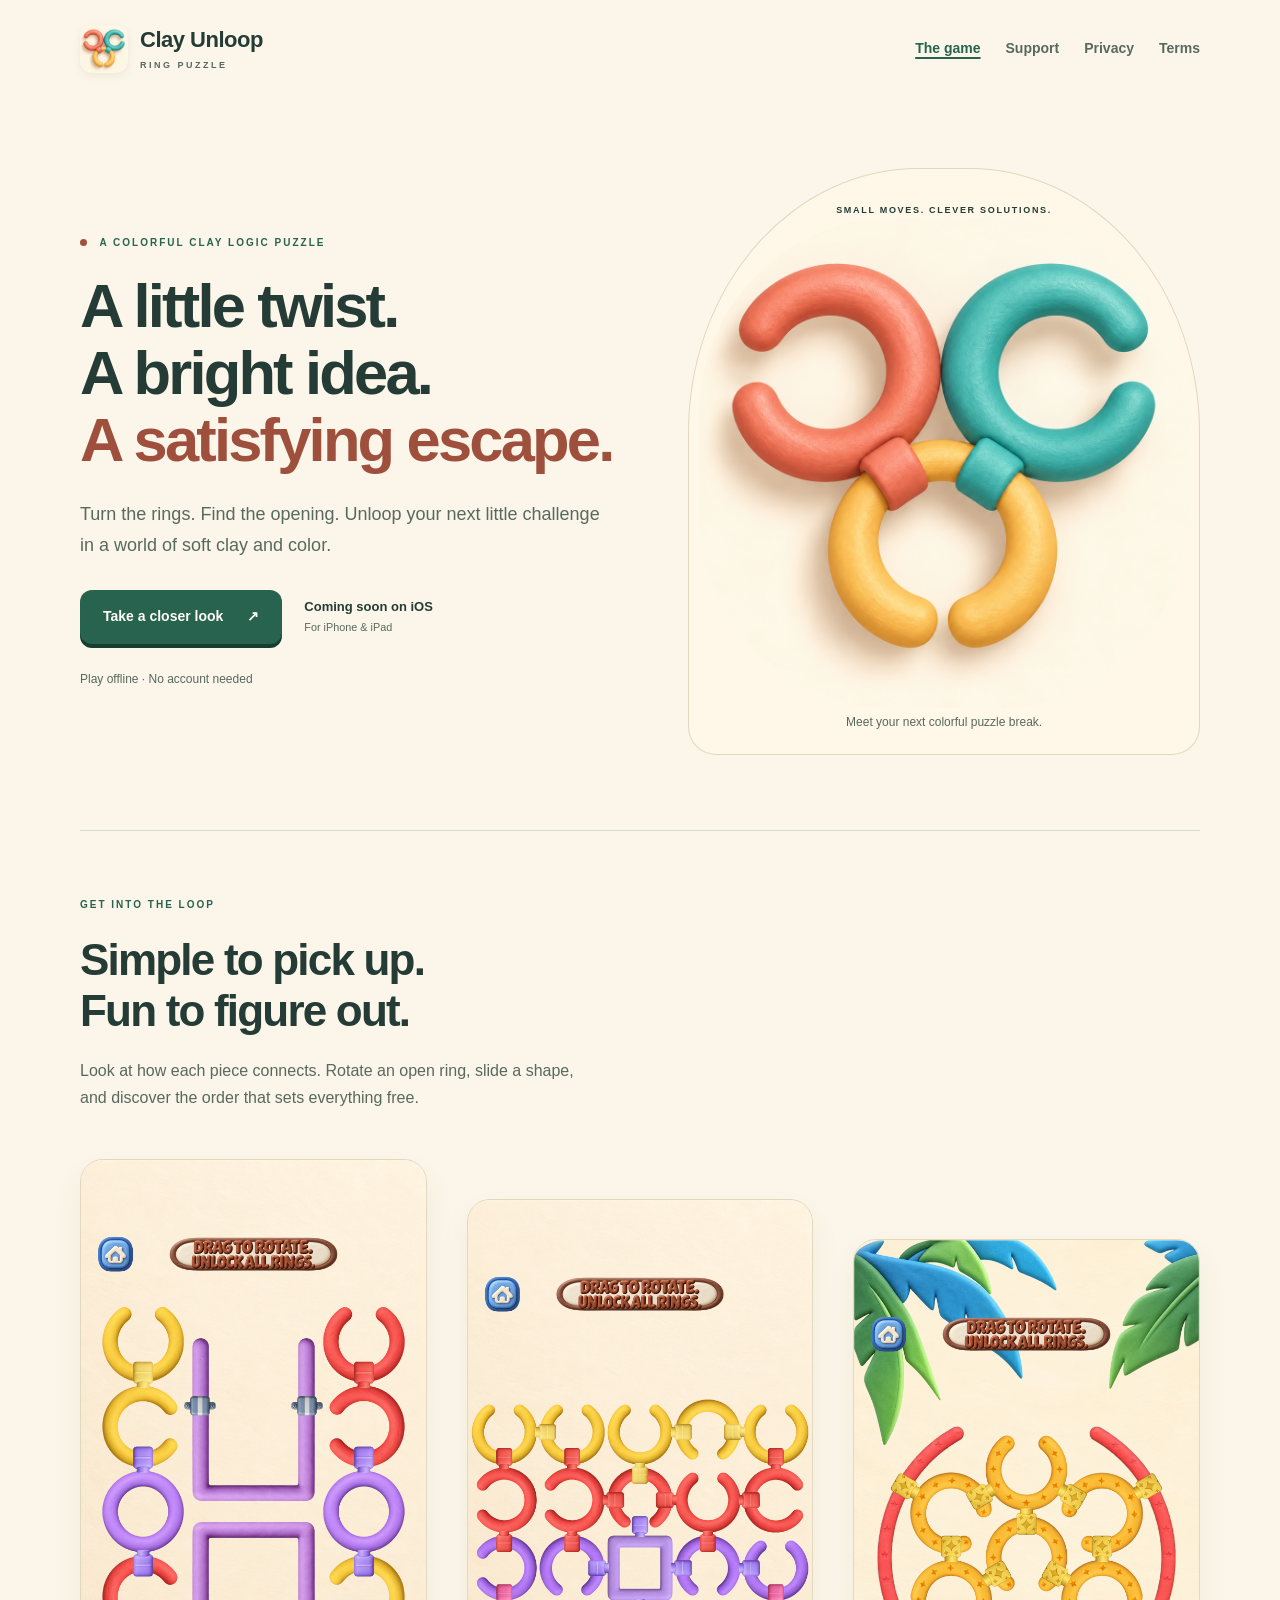
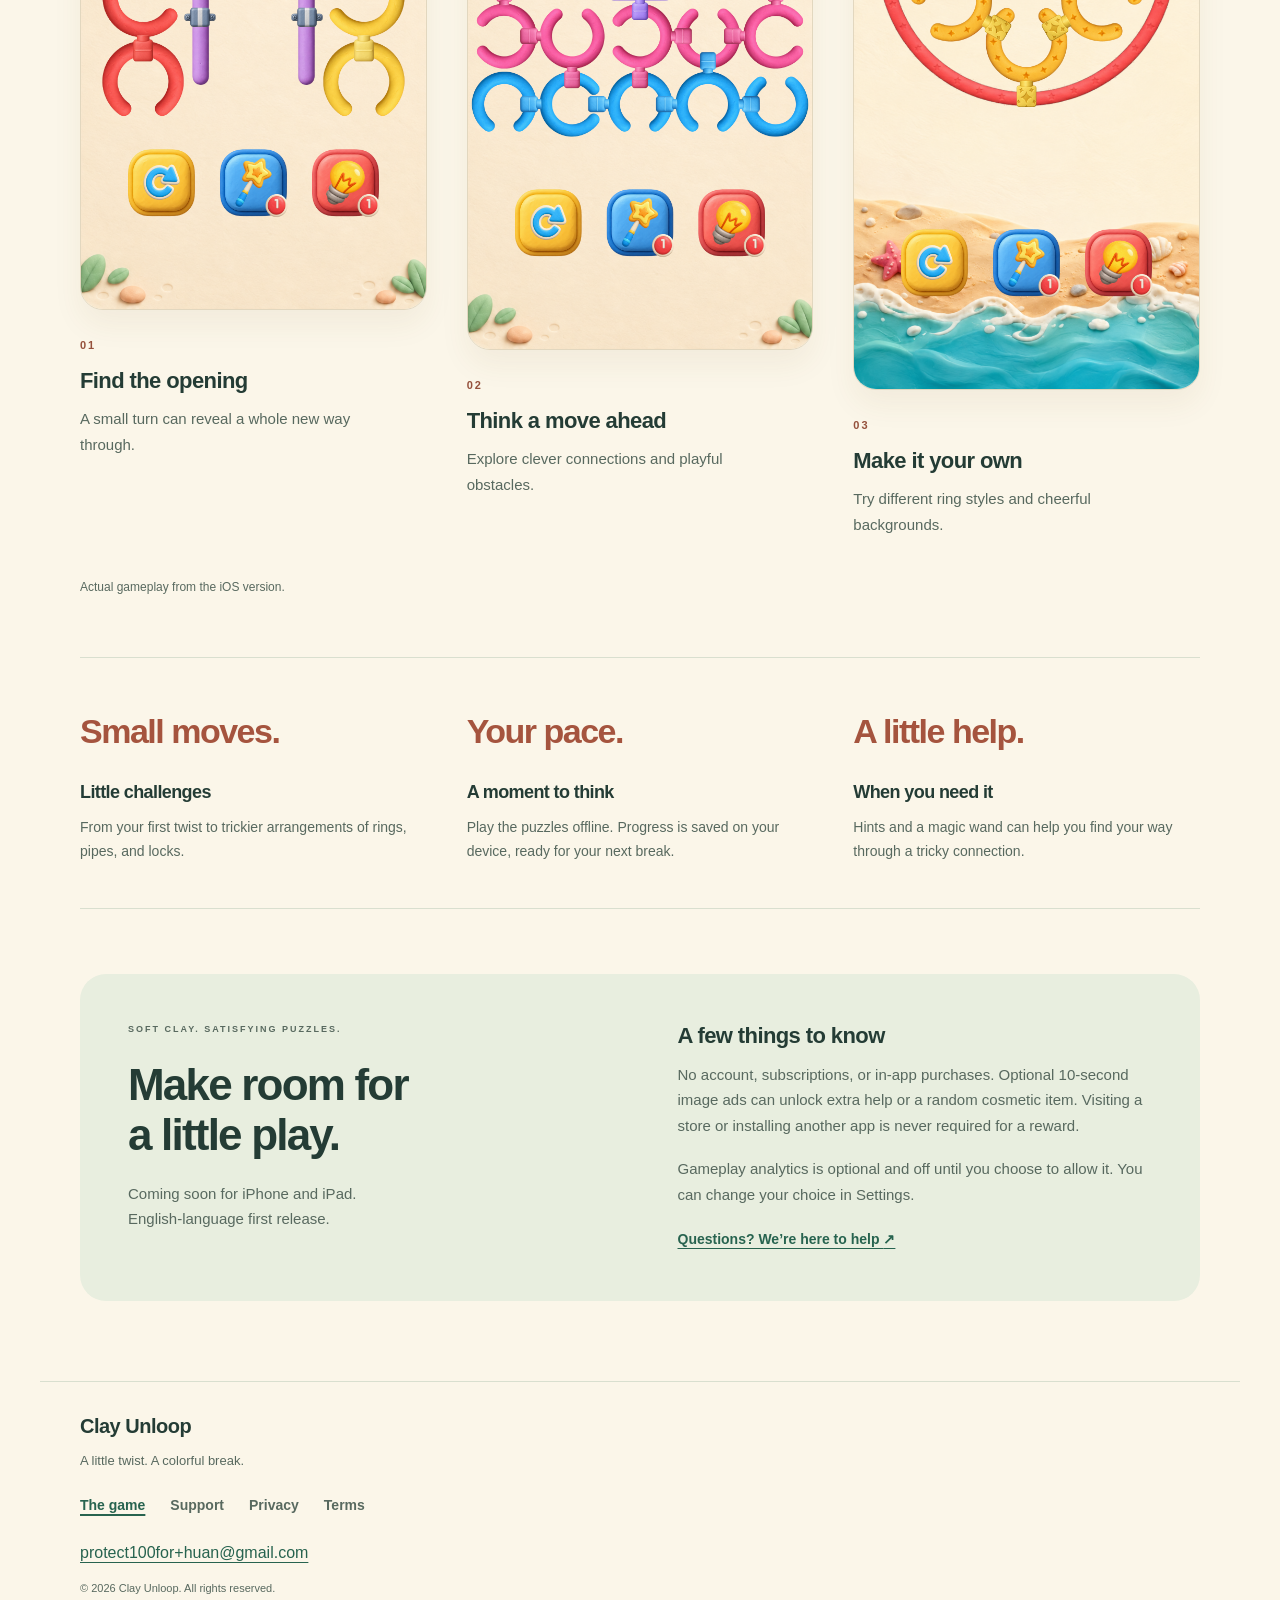
<file: index.html>
<!doctype html>
<html lang="en"><head><meta charset="utf-8"><meta name="viewport" content="width=device-width, initial-scale=1">
<title>Clay Unloop: Ring Puzzle — A colorful puzzle break</title><meta name="description" content="Rotate rings, slide shapes, and unloop colorful clay puzzles. Coming soon for iPhone and iPad.">
<meta name="theme-color" content="#fbf6e9"><meta name="color-scheme" content="light">
<link rel="canonical" href="https://busride.github.io/clay-unloop/">
<meta property="og:type" content="website"><meta property="og:title" content="Clay Unloop: Ring Puzzle — A colorful puzzle break">
<meta property="og:description" content="Rotate rings, slide shapes, and unloop colorful clay puzzles. Coming soon for iPhone and iPad."><meta property="og:image" content="https://busride.github.io/clay-unloop/app-icon.png">
<meta property="og:url" content="https://busride.github.io/clay-unloop/">
<link rel="icon" type="image/png" href="app-icon.png"><link rel="apple-touch-icon" href="app-icon.png"><link rel="stylesheet" href="styles.css">
</head><body><a class="skip" href="#main">Skip to content</a>
<header class="site-header wrap"><a class="brand" href="index.html"><img src="app-icon.png" width="48" height="48" alt=""><span>Clay Unloop<span class="brand-sub">RING PUZZLE</span></span></a><nav aria-label="Main navigation"><a href="index.html" aria-current="page">The game</a><a href="support.html">Support</a><a href="privacy.html">Privacy</a><a href="terms.html">Terms</a></nav></header>
<main id="main" class="wrap"><section class="hero" aria-labelledby="hero-title"><div class="hero-copy"><p class="eyebrow"><span class="dot"></span> A COLORFUL CLAY LOGIC PUZZLE</p><h1 id="hero-title">A little twist.<br>A bright idea.<br><em>A satisfying escape.</em></h1><p class="lead">Turn the rings. Find the opening. Unloop your next little challenge in a world of soft clay and color.</p><div class="hero-actions"><a class="button" href="#gameplay">Take a closer look <span aria-hidden="true">↗</span></a><span class="availability">Coming soon on iOS<br><small>For iPhone &amp; iPad</small></span></div><p class="hero-note">Play offline · No account needed</p></div><figure class="hero-art"><div class="art-label">SMALL MOVES. CLEVER SOLUTIONS.</div><img src="app-icon.png" width="1024" height="1024" alt="Coral, teal, and honey-yellow clay rings linked together" fetchpriority="high"><figcaption>Meet your next colorful puzzle break.</figcaption></figure></section>
<section class="intro" id="gameplay"><p class="eyebrow">GET INTO THE LOOP</p><h2>Simple to pick up.<br>Fun to figure out.</h2><p>Look at how each piece connects. Rotate an open ring, slide a shape, and discover the order that sets everything free.</p></section>
<section class="gallery" aria-label="Real gameplay screenshots"><figure><a href="rings.png" aria-label="View full-size colorful ring puzzle screenshot"><img src="rings.png" width="1320" height="2868" alt="Colorful linked rings and sliding purple rails in a Clay Unloop puzzle" loading="lazy" decoding="async"></a><figcaption><span class="step">01</span><h3>Find the opening</h3><p>A small turn can reveal a whole new way through.</p></figcaption></figure><figure><a href="connections.png" aria-label="View full-size connected grid puzzle screenshot"><img src="connections.png" width="1320" height="2868" alt="A later Clay Unloop puzzle with a colorful arrangement of connected shapes" loading="lazy" decoding="async"></a><figcaption><span class="step">02</span><h3>Think a move ahead</h3><p>Explore clever connections and playful obstacles.</p></figcaption></figure><figure><a href="your-style.png" aria-label="View full-size star-style puzzle screenshot"><img src="your-style.png" width="1320" height="2868" alt="Star-patterned ring pieces on a beach-themed game background" loading="lazy" decoding="async"></a><figcaption><span class="step">03</span><h3>Make it your own</h3><p>Try different ring styles and cheerful backgrounds.</p></figcaption></figure></section>
<p class="gallery-note">Actual gameplay from the iOS version.</p>
<section class="features" aria-label="Game features"><div><span class="feature-word">Small moves.</span><h3>Little challenges</h3><p>From your first twist to trickier arrangements of rings, pipes, and locks.</p></div><div><span class="feature-word">Your pace.</span><h3>A moment to think</h3><p>Play the puzzles offline. Progress is saved on your device, ready for your next break.</p></div><div><span class="feature-word">A little help.</span><h3>When you need it</h3><p>Hints and a magic wand can help you find your way through a tricky connection.</p></div></section>
<section class="closing"><div><p class="eyebrow">SOFT CLAY. SATISFYING PUZZLES.</p><h2>Make room for<br>a little play.</h2><p>Coming soon for iPhone and iPad.<br>English-language first release.</p></div><div class="details"><h3>A few things to know</h3><p>No account, subscriptions, or in-app purchases. Optional 10-second image ads can unlock extra help or a random cosmetic item. Visiting a store or installing another app is never required for a reward.</p><p>Gameplay analytics is optional and off until you choose to allow it. You can change your choice in Settings.</p><a class="text-link" href="support.html">Questions? We’re here to help <span aria-hidden="true">↗</span></a></div></section></main>
<footer class="wrap"><a class="brand footer-brand" href="index.html">Clay Unloop</a><p>A little twist. A colorful break.</p><nav aria-label="Footer navigation"><a href="index.html" aria-current="page">The game</a><a href="support.html">Support</a><a href="privacy.html">Privacy</a><a href="terms.html">Terms</a></nav><a class="email" href="mailto:protect100for+huan@gmail.com">protect100for+huan@gmail.com</a><p class="fine">© 2026 Clay Unloop. All rights reserved.</p></footer>
</body></html>
</file>
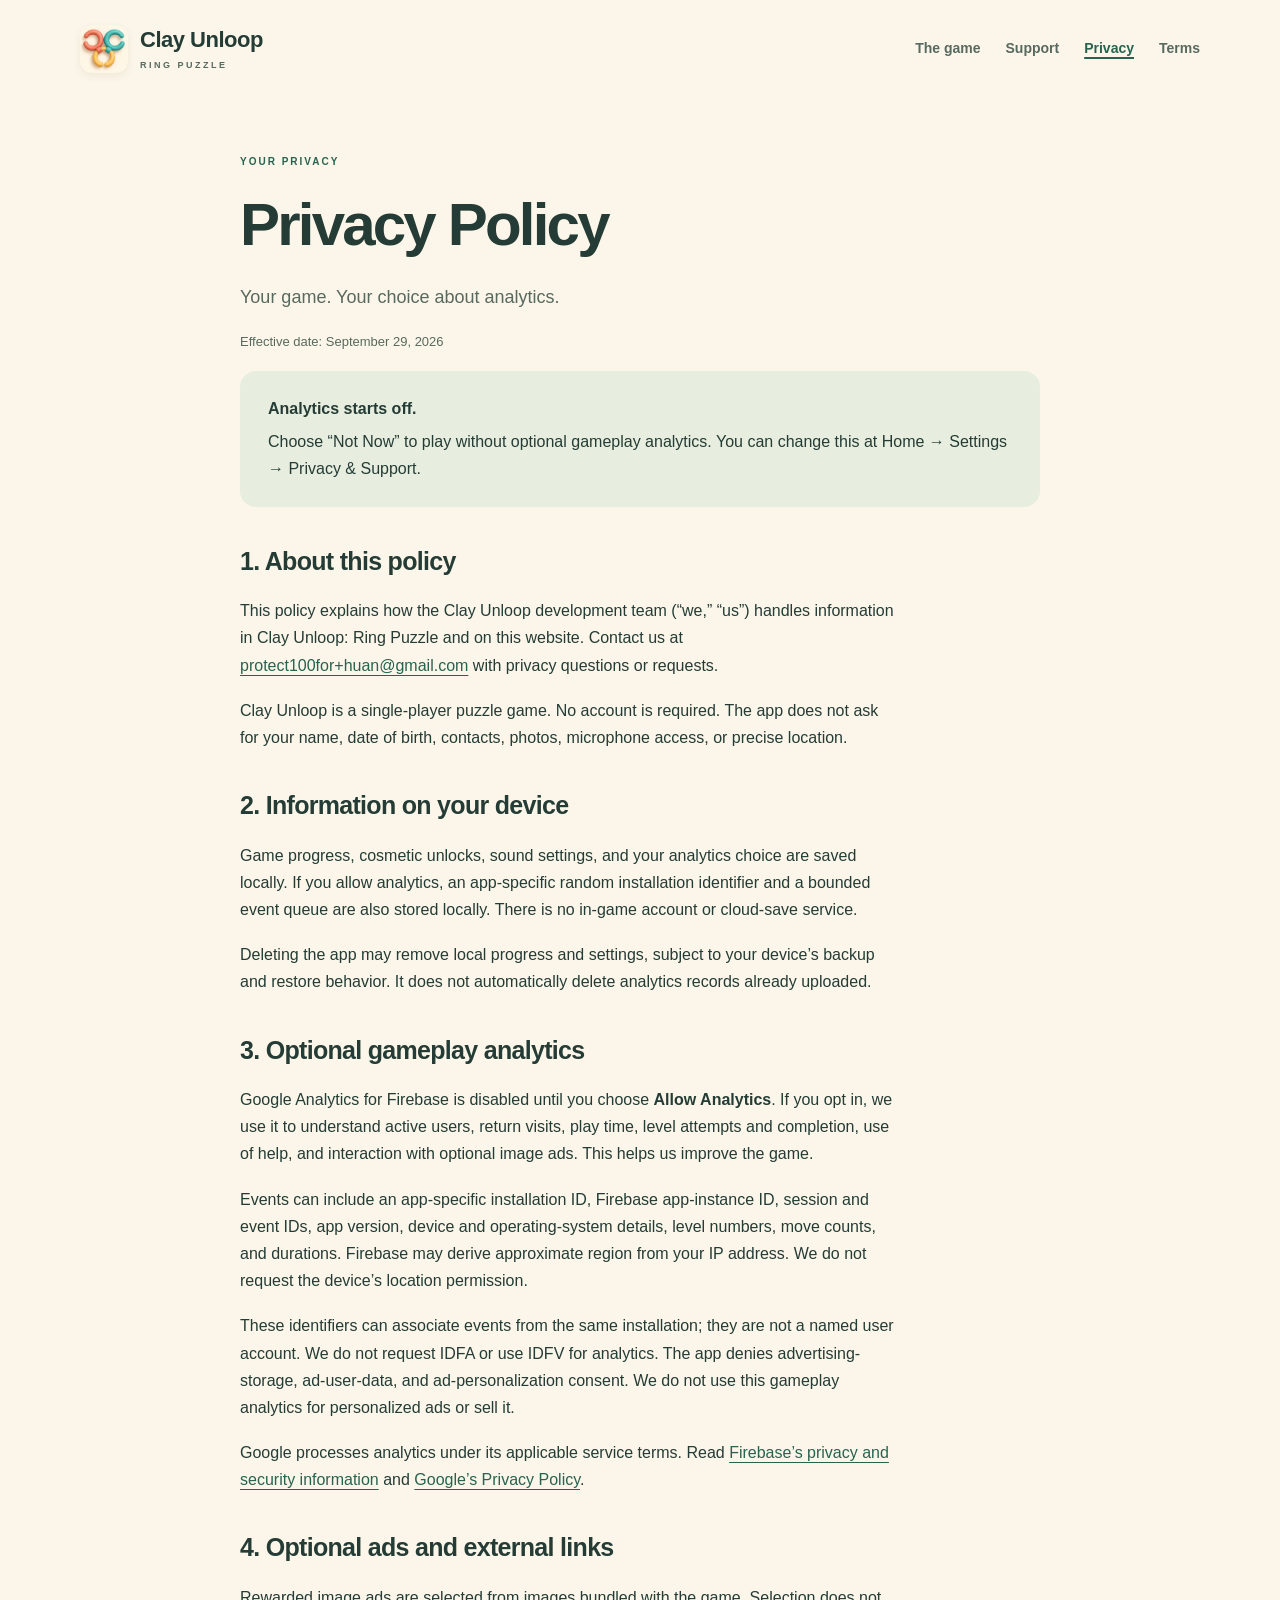
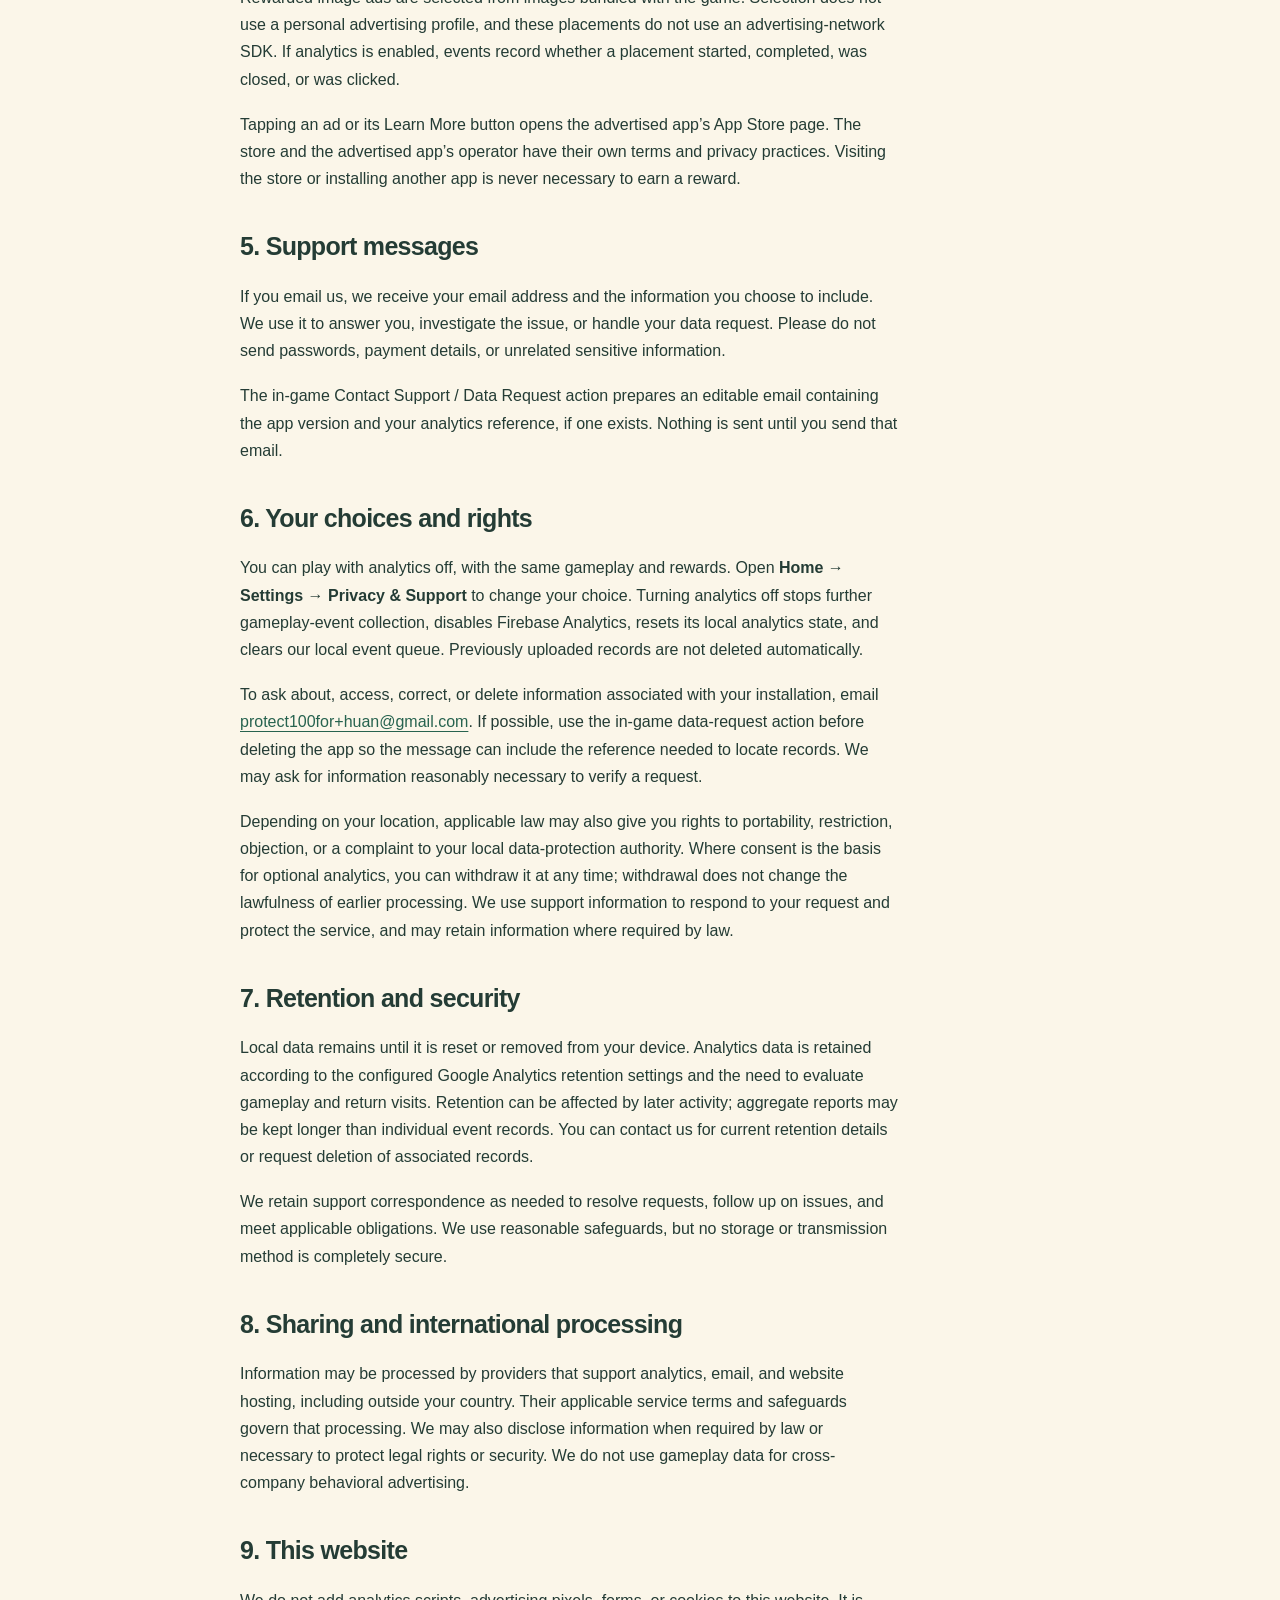
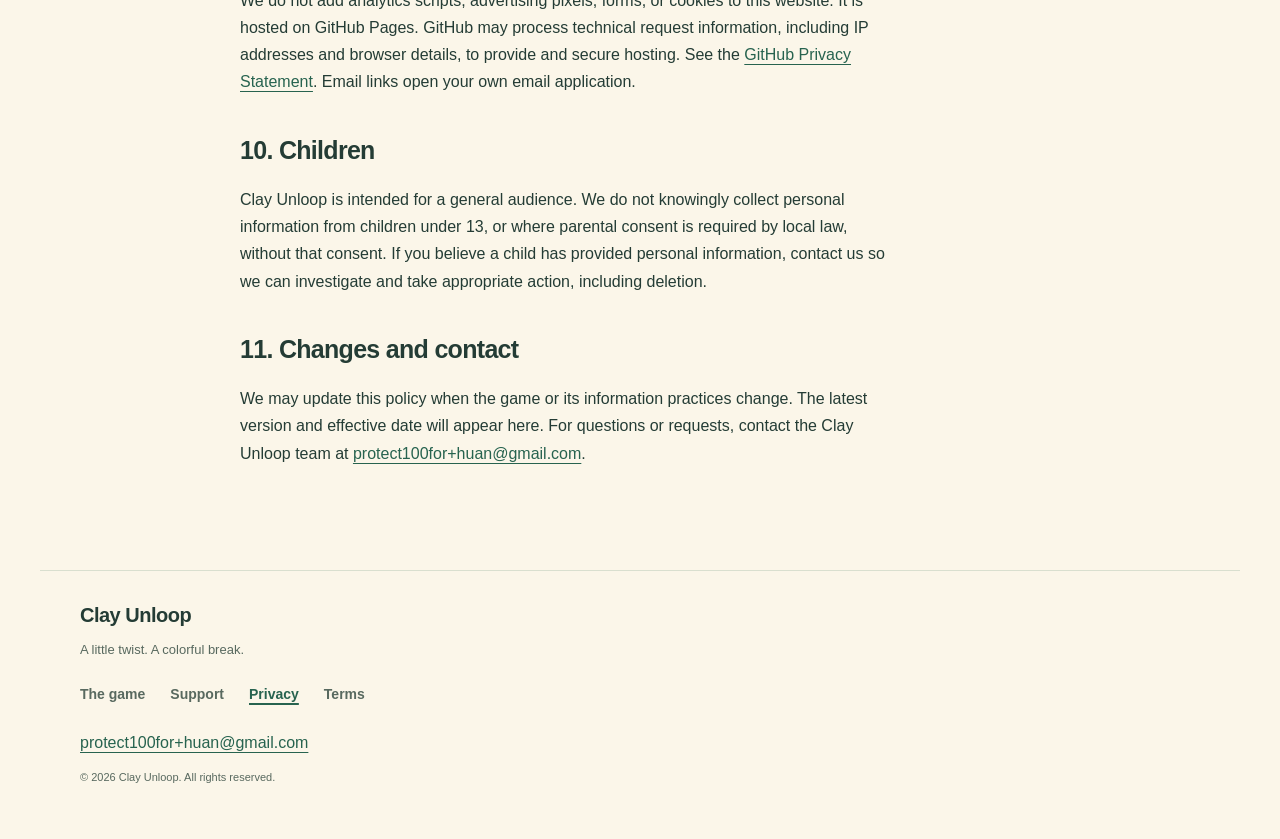
<file: privacy.html>
<!doctype html>
<html lang="en"><head><meta charset="utf-8"><meta name="viewport" content="width=device-width, initial-scale=1">
<title>Privacy Policy — Clay Unloop</title><meta name="description" content="How Clay Unloop handles local progress, optional Firebase analytics, ads, and privacy requests.">
<meta name="theme-color" content="#fbf6e9"><meta name="color-scheme" content="light">
<link rel="canonical" href="https://busride.github.io/clay-unloop/privacy.html">
<meta property="og:type" content="website"><meta property="og:title" content="Privacy Policy — Clay Unloop">
<meta property="og:description" content="How Clay Unloop handles local progress, optional Firebase analytics, ads, and privacy requests."><meta property="og:image" content="https://busride.github.io/clay-unloop/app-icon.png">
<meta property="og:url" content="https://busride.github.io/clay-unloop/privacy.html">
<link rel="icon" type="image/png" href="app-icon.png"><link rel="apple-touch-icon" href="app-icon.png"><link rel="stylesheet" href="styles.css">
</head><body><a class="skip" href="#main">Skip to content</a>
<header class="site-header wrap"><a class="brand" href="index.html"><img src="app-icon.png" width="48" height="48" alt=""><span>Clay Unloop<span class="brand-sub">RING PUZZLE</span></span></a><nav aria-label="Main navigation"><a href="index.html">The game</a><a href="support.html">Support</a><a href="privacy.html" aria-current="page">Privacy</a><a href="terms.html">Terms</a></nav></header>
<main id="main" class="document wrap"><header class="document-head"><p class="eyebrow">YOUR PRIVACY</p><h1>Privacy Policy</h1><p class="lead">Your game. Your choice about analytics.</p><p class="date">Effective date: September 29, 2026</p></header>
<div class="notice"><strong>Analytics starts off.</strong> Choose “Not Now” to play without optional gameplay analytics. You can change this at Home → Settings → Privacy &amp; Support.</div>
<section><h2>1. About this policy</h2><p>This policy explains how the Clay Unloop development team (“we,” “us”) handles information in Clay Unloop: Ring Puzzle and on this website. Contact us at <a href="mailto:protect100for+huan@gmail.com">protect100for+huan@gmail.com</a> with privacy questions or requests.</p><p>Clay Unloop is a single-player puzzle game. No account is required. The app does not ask for your name, date of birth, contacts, photos, microphone access, or precise location.</p></section>
<section><h2>2. Information on your device</h2><p>Game progress, cosmetic unlocks, sound settings, and your analytics choice are saved locally. If you allow analytics, an app-specific random installation identifier and a bounded event queue are also stored locally. There is no in-game account or cloud-save service.</p><p>Deleting the app may remove local progress and settings, subject to your device’s backup and restore behavior. It does not automatically delete analytics records already uploaded.</p></section>
<section><h2>3. Optional gameplay analytics</h2><p>Google Analytics for Firebase is disabled until you choose <strong>Allow Analytics</strong>. If you opt in, we use it to understand active users, return visits, play time, level attempts and completion, use of help, and interaction with optional image ads. This helps us improve the game.</p><p>Events can include an app-specific installation ID, Firebase app-instance ID, session and event IDs, app version, device and operating-system details, level numbers, move counts, and durations. Firebase may derive approximate region from your IP address. We do not request the device’s location permission.</p><p>These identifiers can associate events from the same installation; they are not a named user account. We do not request IDFA or use IDFV for analytics. The app denies advertising-storage, ad-user-data, and ad-personalization consent. We do not use this gameplay analytics for personalized ads or sell it.</p><p>Google processes analytics under its applicable service terms. Read <a href="https://firebase.google.com/support/privacy">Firebase’s privacy and security information</a> and <a href="https://policies.google.com/privacy">Google’s Privacy Policy</a>.</p></section>
<section><h2>4. Optional ads and external links</h2><p>Rewarded image ads are selected from images bundled with the game. Selection does not use a personal advertising profile, and these placements do not use an advertising-network SDK. If analytics is enabled, events record whether a placement started, completed, was closed, or was clicked.</p><p>Tapping an ad or its Learn More button opens the advertised app’s App Store page. The store and the advertised app’s operator have their own terms and privacy practices. Visiting the store or installing another app is never necessary to earn a reward.</p></section>
<section><h2>5. Support messages</h2><p>If you email us, we receive your email address and the information you choose to include. We use it to answer you, investigate the issue, or handle your data request. Please do not send passwords, payment details, or unrelated sensitive information.</p><p>The in-game Contact Support / Data Request action prepares an editable email containing the app version and your analytics reference, if one exists. Nothing is sent until you send that email.</p></section>
<section><h2>6. Your choices and rights</h2><p>You can play with analytics off, with the same gameplay and rewards. Open <strong>Home → Settings → Privacy &amp; Support</strong> to change your choice. Turning analytics off stops further gameplay-event collection, disables Firebase Analytics, resets its local analytics state, and clears our local event queue. Previously uploaded records are not deleted automatically.</p><p>To ask about, access, correct, or delete information associated with your installation, email <a href="mailto:protect100for+huan@gmail.com">protect100for+huan@gmail.com</a>. If possible, use the in-game data-request action before deleting the app so the message can include the reference needed to locate records. We may ask for information reasonably necessary to verify a request.</p><p>Depending on your location, applicable law may also give you rights to portability, restriction, objection, or a complaint to your local data-protection authority. Where consent is the basis for optional analytics, you can withdraw it at any time; withdrawal does not change the lawfulness of earlier processing. We use support information to respond to your request and protect the service, and may retain information where required by law.</p></section>
<section><h2>7. Retention and security</h2><p>Local data remains until it is reset or removed from your device. Analytics data is retained according to the configured Google Analytics retention settings and the need to evaluate gameplay and return visits. Retention can be affected by later activity; aggregate reports may be kept longer than individual event records. You can contact us for current retention details or request deletion of associated records.</p><p>We retain support correspondence as needed to resolve requests, follow up on issues, and meet applicable obligations. We use reasonable safeguards, but no storage or transmission method is completely secure.</p></section>
<section><h2>8. Sharing and international processing</h2><p>Information may be processed by providers that support analytics, email, and website hosting, including outside your country. Their applicable service terms and safeguards govern that processing. We may also disclose information when required by law or necessary to protect legal rights or security. We do not use gameplay data for cross-company behavioral advertising.</p></section>
<section><h2>9. This website</h2><p>We do not add analytics scripts, advertising pixels, forms, or cookies to this website. It is hosted on GitHub Pages. GitHub may process technical request information, including IP addresses and browser details, to provide and secure hosting. See the <a href="https://docs.github.com/en/site-policy/privacy-policies/github-general-privacy-statement">GitHub Privacy Statement</a>. Email links open your own email application.</p></section>
<section><h2>10. Children</h2><p>Clay Unloop is intended for a general audience. We do not knowingly collect personal information from children under 13, or where parental consent is required by local law, without that consent. If you believe a child has provided personal information, contact us so we can investigate and take appropriate action, including deletion.</p></section>
<section><h2>11. Changes and contact</h2><p>We may update this policy when the game or its information practices change. The latest version and effective date will appear here. For questions or requests, contact the Clay Unloop team at <a href="mailto:protect100for+huan@gmail.com">protect100for+huan@gmail.com</a>.</p></section></main>
<footer class="wrap"><a class="brand footer-brand" href="index.html">Clay Unloop</a><p>A little twist. A colorful break.</p><nav aria-label="Footer navigation"><a href="index.html">The game</a><a href="support.html">Support</a><a href="privacy.html" aria-current="page">Privacy</a><a href="terms.html">Terms</a></nav><a class="email" href="mailto:protect100for+huan@gmail.com">protect100for+huan@gmail.com</a><p class="fine">© 2026 Clay Unloop. All rights reserved.</p></footer>
</body></html>
</file>
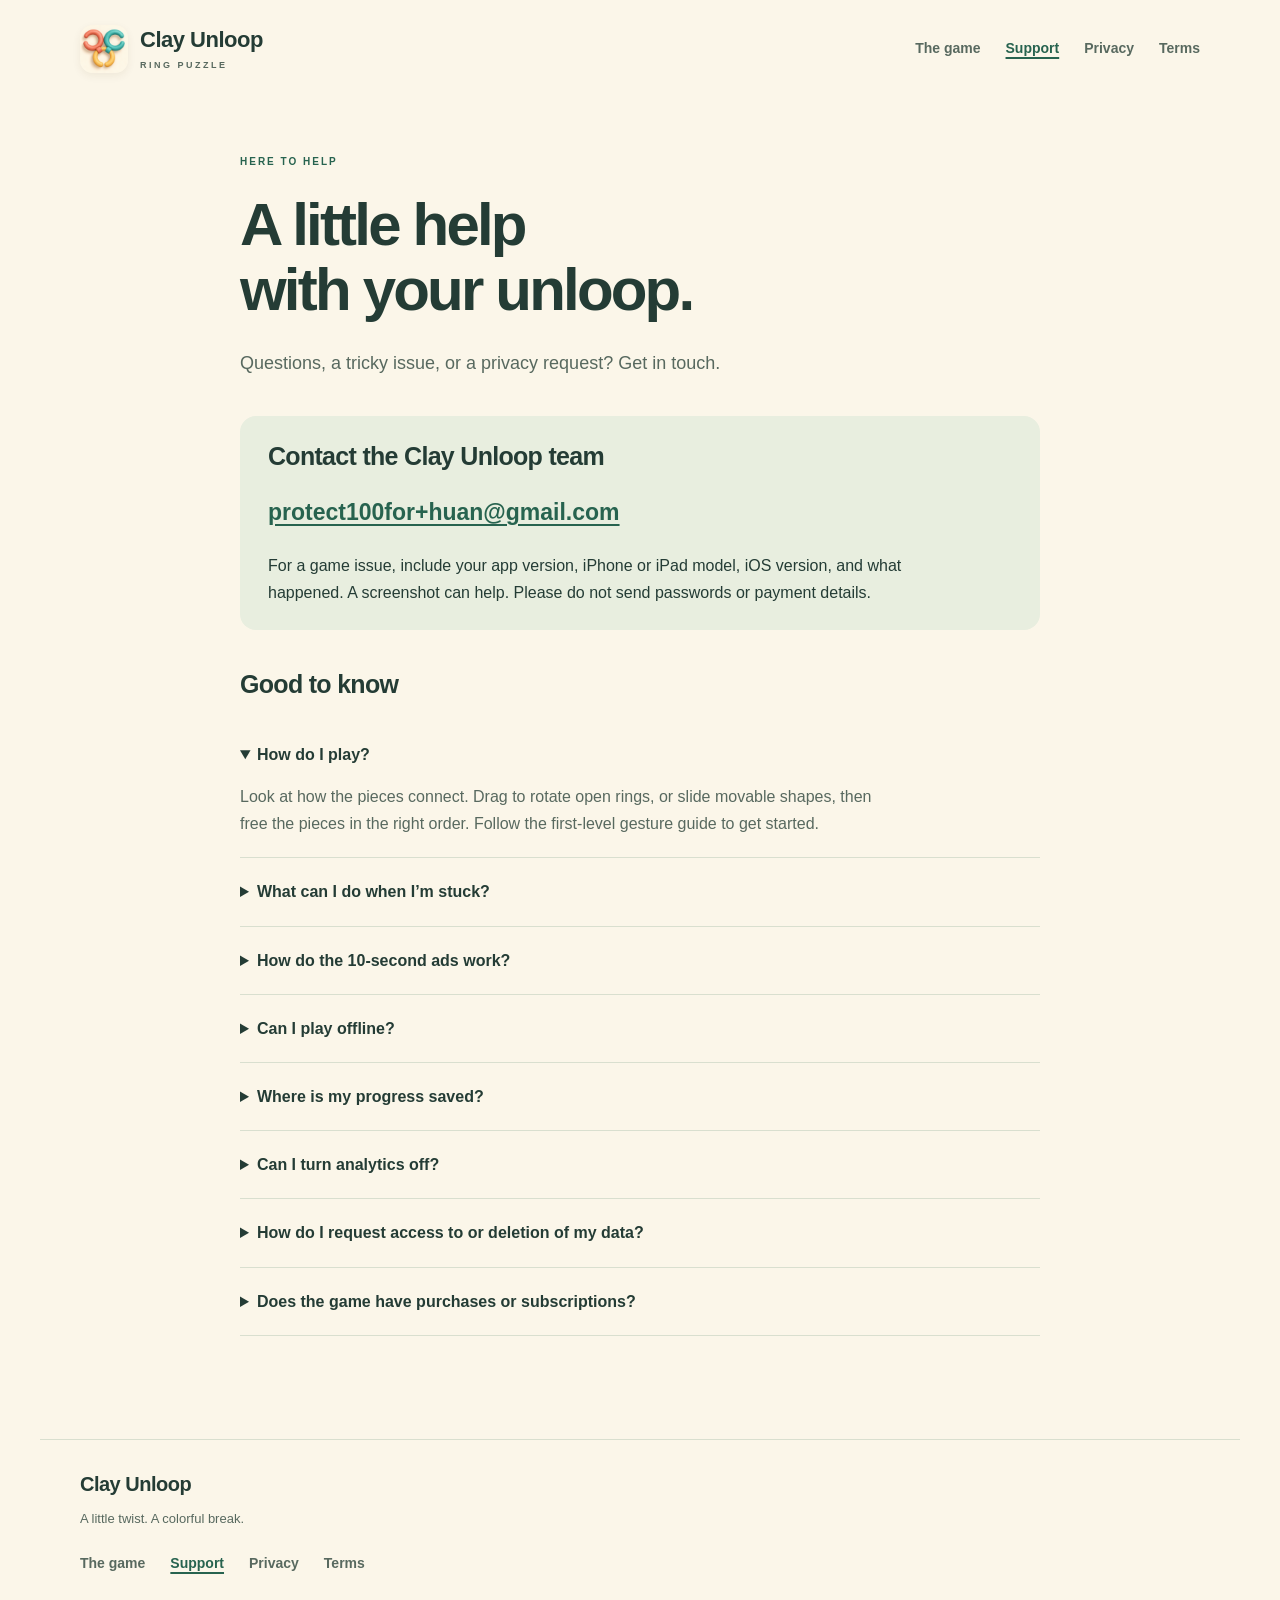
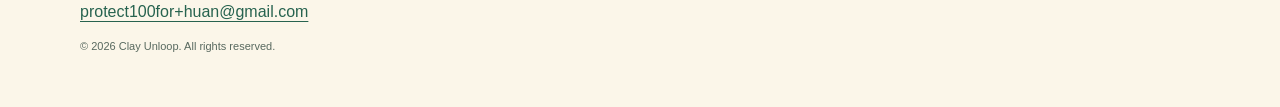
<file: support.html>
<!doctype html>
<html lang="en"><head><meta charset="utf-8"><meta name="viewport" content="width=device-width, initial-scale=1">
<title>Support — Clay Unloop</title><meta name="description" content="Help with Clay Unloop puzzles, saved progress, optional ad rewards, and privacy requests.">
<meta name="theme-color" content="#fbf6e9"><meta name="color-scheme" content="light">
<link rel="canonical" href="https://busride.github.io/clay-unloop/support.html">
<meta property="og:type" content="website"><meta property="og:title" content="Support — Clay Unloop">
<meta property="og:description" content="Help with Clay Unloop puzzles, saved progress, optional ad rewards, and privacy requests."><meta property="og:image" content="https://busride.github.io/clay-unloop/app-icon.png">
<meta property="og:url" content="https://busride.github.io/clay-unloop/support.html">
<link rel="icon" type="image/png" href="app-icon.png"><link rel="apple-touch-icon" href="app-icon.png"><link rel="stylesheet" href="styles.css">
</head><body><a class="skip" href="#main">Skip to content</a>
<header class="site-header wrap"><a class="brand" href="index.html"><img src="app-icon.png" width="48" height="48" alt=""><span>Clay Unloop<span class="brand-sub">RING PUZZLE</span></span></a><nav aria-label="Main navigation"><a href="index.html">The game</a><a href="support.html" aria-current="page">Support</a><a href="privacy.html">Privacy</a><a href="terms.html">Terms</a></nav></header>
<main id="main" class="document wrap"><header class="document-head"><p class="eyebrow">HERE TO HELP</p><h1>A little help<br>with your unloop.</h1><p class="lead">Questions, a tricky issue, or a privacy request? Get in touch.</p></header>
<section class="contact-card"><h2>Contact the Clay Unloop team</h2><a class="email" href="mailto:protect100for+huan@gmail.com">protect100for+huan@gmail.com</a><p>For a game issue, include your app version, iPhone or iPad model, iOS version, and what happened. A screenshot can help. Please do not send passwords or payment details.</p></section>
<section class="faq"><h2>Good to know</h2>
<details open><summary>How do I play?</summary><p>Look at how the pieces connect. Drag to rotate open rings, or slide movable shapes, then free the pieces in the right order. Follow the first-level gesture guide to get started.</p></details>
<details><summary>What can I do when I’m stuck?</summary><p>Try another angle or restart the level. A hint can show a useful move; the magic wand lets you choose a piece to remove. Extra help may be available through an optional rewarded image ad.</p></details>
<details><summary>How do the 10-second ads work?</summary><p>The image must stay open for 10 seconds of foreground time to earn the requested reward. You can close early, but you will not receive the reward. Background time does not count. You never need to click the ad or install another app.</p></details>
<details><summary>Can I play offline?</summary><p>Yes. The puzzles and ad images are bundled with the game. Opening external support pages or an advertised App Store page requires an internet connection.</p></details>
<details><summary>Where is my progress saved?</summary><p>On your device. There is no game account or cloud save. Deleting the app or changing devices may remove your progress and unlocked cosmetics. Contact us before reinstalling if you are trying to troubleshoot an issue.</p></details>
<details><summary>Can I turn analytics off?</summary><p>Yes. Analytics is off until you choose Allow Analytics. At any time, open Home → Settings → Privacy &amp; Support to change your choice. Gameplay and rewards are the same either way.</p></details>
<details><summary>How do I request access to or deletion of my data?</summary><p>Use Contact Support / Data Request in the game’s Privacy &amp; Support panel, or email <a href="mailto:protect100for+huan@gmail.com">protect100for+huan@gmail.com</a>. The in-game email draft can include the analytics reference needed to find records. Turning analytics off or deleting the app does not automatically delete previously uploaded data. See our <a href="privacy.html">Privacy Policy</a>.</p></details>
<details><summary>Does the game have purchases or subscriptions?</summary><p>No. The first release has no in-app purchases or subscriptions. It includes optional rewarded image ads.</p></details>
</section></main>
<footer class="wrap"><a class="brand footer-brand" href="index.html">Clay Unloop</a><p>A little twist. A colorful break.</p><nav aria-label="Footer navigation"><a href="index.html">The game</a><a href="support.html" aria-current="page">Support</a><a href="privacy.html">Privacy</a><a href="terms.html">Terms</a></nav><a class="email" href="mailto:protect100for+huan@gmail.com">protect100for+huan@gmail.com</a><p class="fine">© 2026 Clay Unloop. All rights reserved.</p></footer>
</body></html>
</file>
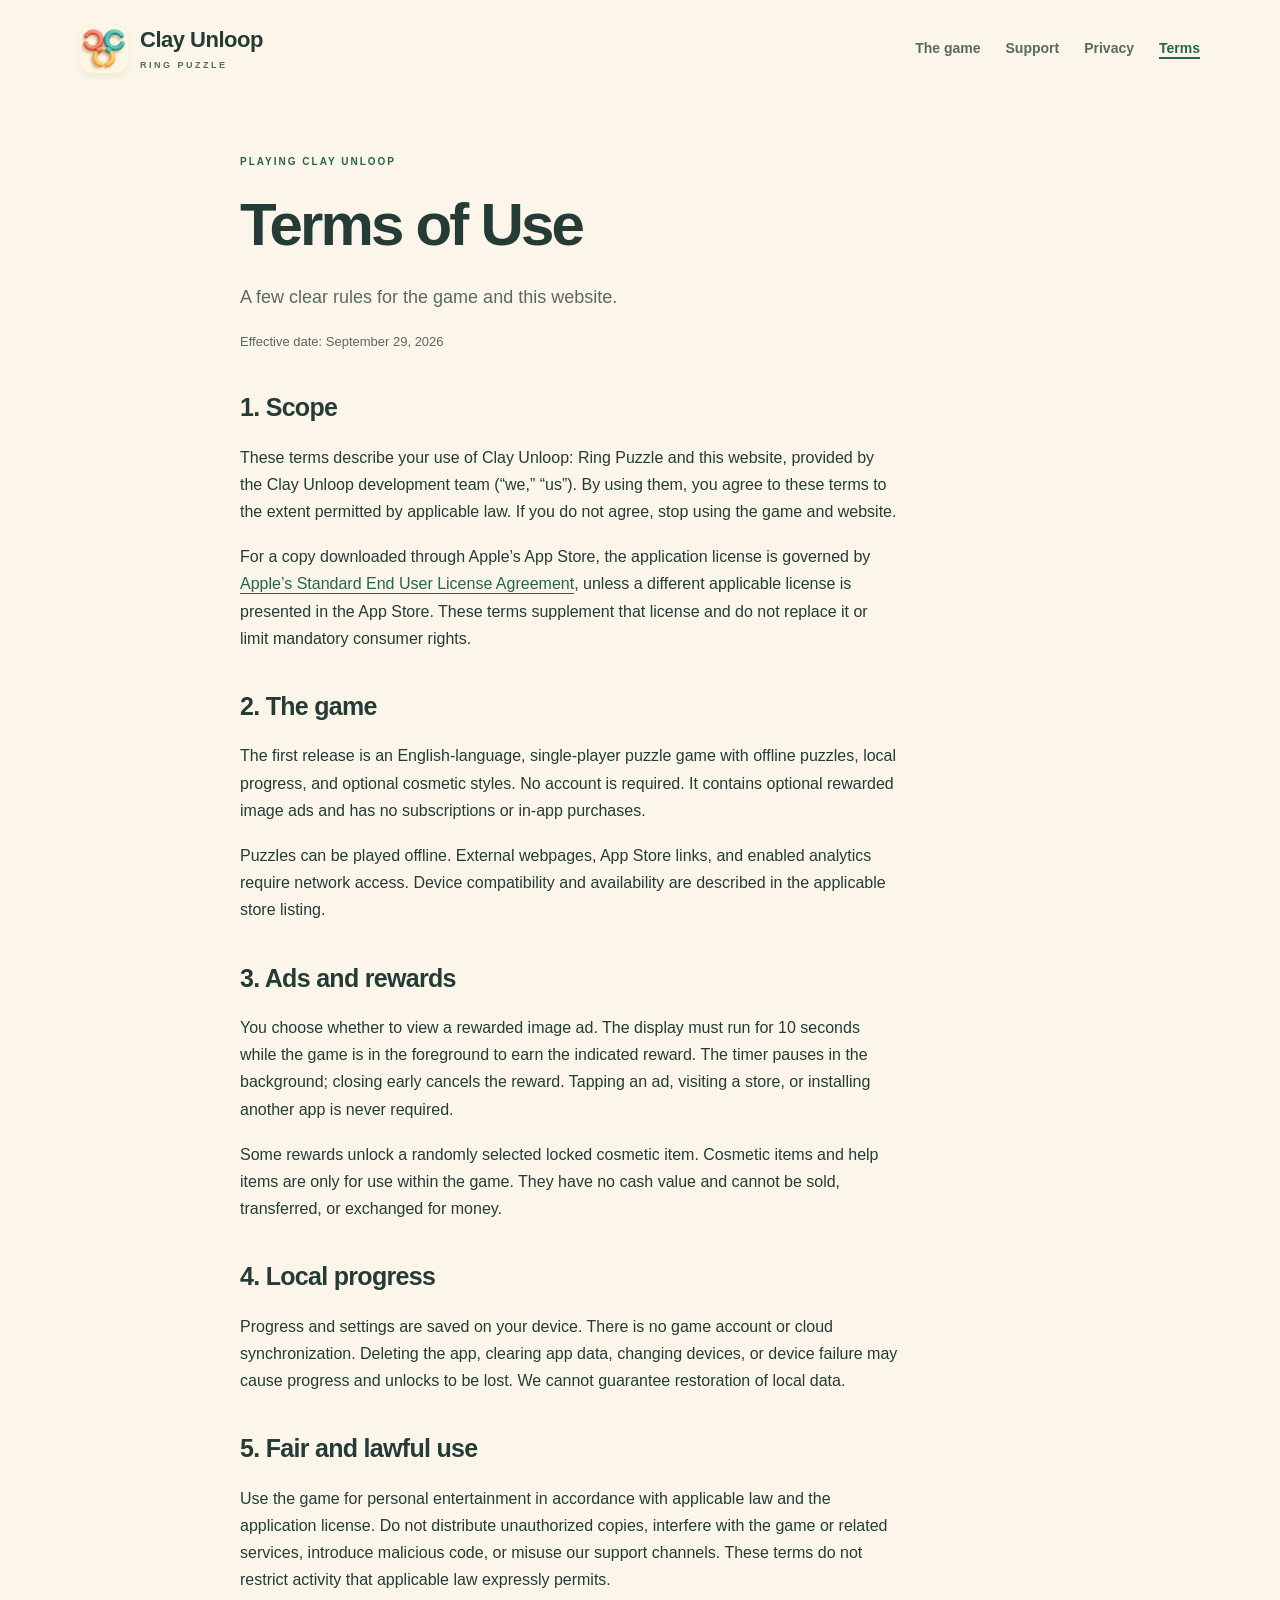
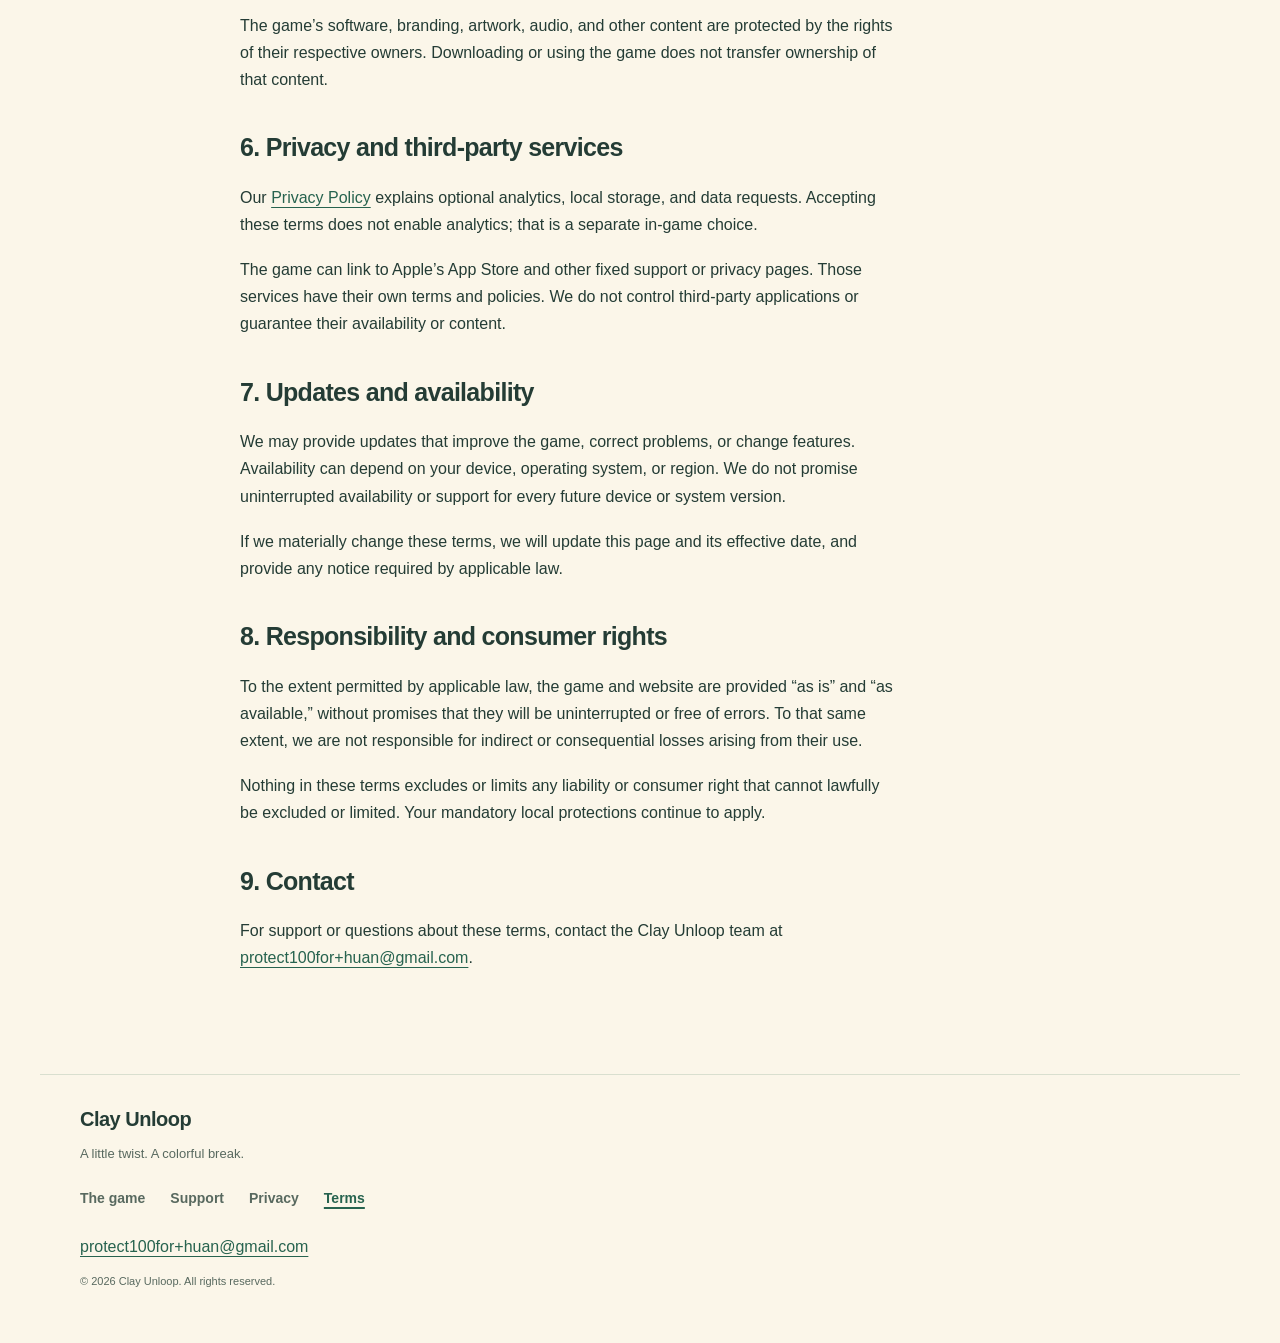
<file: terms.html>
<!doctype html>
<html lang="en"><head><meta charset="utf-8"><meta name="viewport" content="width=device-width, initial-scale=1">
<title>Terms of Use — Clay Unloop</title><meta name="description" content="Terms for Clay Unloop gameplay, optional rewards, local progress, and support.">
<meta name="theme-color" content="#fbf6e9"><meta name="color-scheme" content="light">
<link rel="canonical" href="https://busride.github.io/clay-unloop/terms.html">
<meta property="og:type" content="website"><meta property="og:title" content="Terms of Use — Clay Unloop">
<meta property="og:description" content="Terms for Clay Unloop gameplay, optional rewards, local progress, and support."><meta property="og:image" content="https://busride.github.io/clay-unloop/app-icon.png">
<meta property="og:url" content="https://busride.github.io/clay-unloop/terms.html">
<link rel="icon" type="image/png" href="app-icon.png"><link rel="apple-touch-icon" href="app-icon.png"><link rel="stylesheet" href="styles.css">
</head><body><a class="skip" href="#main">Skip to content</a>
<header class="site-header wrap"><a class="brand" href="index.html"><img src="app-icon.png" width="48" height="48" alt=""><span>Clay Unloop<span class="brand-sub">RING PUZZLE</span></span></a><nav aria-label="Main navigation"><a href="index.html">The game</a><a href="support.html">Support</a><a href="privacy.html">Privacy</a><a href="terms.html" aria-current="page">Terms</a></nav></header>
<main id="main" class="document wrap"><header class="document-head"><p class="eyebrow">PLAYING CLAY UNLOOP</p><h1>Terms of Use</h1><p class="lead">A few clear rules for the game and this website.</p><p class="date">Effective date: September 29, 2026</p></header>
<section><h2>1. Scope</h2><p>These terms describe your use of Clay Unloop: Ring Puzzle and this website, provided by the Clay Unloop development team (“we,” “us”). By using them, you agree to these terms to the extent permitted by applicable law. If you do not agree, stop using the game and website.</p><p>For a copy downloaded through Apple’s App Store, the application license is governed by <a href="https://www.apple.com/legal/internet-services/itunes/dev/stdeula/">Apple’s Standard End User License Agreement</a>, unless a different applicable license is presented in the App Store. These terms supplement that license and do not replace it or limit mandatory consumer rights.</p></section>
<section><h2>2. The game</h2><p>The first release is an English-language, single-player puzzle game with offline puzzles, local progress, and optional cosmetic styles. No account is required. It contains optional rewarded image ads and has no subscriptions or in-app purchases.</p><p>Puzzles can be played offline. External webpages, App Store links, and enabled analytics require network access. Device compatibility and availability are described in the applicable store listing.</p></section>
<section><h2>3. Ads and rewards</h2><p>You choose whether to view a rewarded image ad. The display must run for 10 seconds while the game is in the foreground to earn the indicated reward. The timer pauses in the background; closing early cancels the reward. Tapping an ad, visiting a store, or installing another app is never required.</p><p>Some rewards unlock a randomly selected locked cosmetic item. Cosmetic items and help items are only for use within the game. They have no cash value and cannot be sold, transferred, or exchanged for money.</p></section>
<section><h2>4. Local progress</h2><p>Progress and settings are saved on your device. There is no game account or cloud synchronization. Deleting the app, clearing app data, changing devices, or device failure may cause progress and unlocks to be lost. We cannot guarantee restoration of local data.</p></section>
<section><h2>5. Fair and lawful use</h2><p>Use the game for personal entertainment in accordance with applicable law and the application license. Do not distribute unauthorized copies, interfere with the game or related services, introduce malicious code, or misuse our support channels. These terms do not restrict activity that applicable law expressly permits.</p><p>The game’s software, branding, artwork, audio, and other content are protected by the rights of their respective owners. Downloading or using the game does not transfer ownership of that content.</p></section>
<section><h2>6. Privacy and third-party services</h2><p>Our <a href="privacy.html">Privacy Policy</a> explains optional analytics, local storage, and data requests. Accepting these terms does not enable analytics; that is a separate in-game choice.</p><p>The game can link to Apple’s App Store and other fixed support or privacy pages. Those services have their own terms and policies. We do not control third-party applications or guarantee their availability or content.</p></section>
<section><h2>7. Updates and availability</h2><p>We may provide updates that improve the game, correct problems, or change features. Availability can depend on your device, operating system, or region. We do not promise uninterrupted availability or support for every future device or system version.</p><p>If we materially change these terms, we will update this page and its effective date, and provide any notice required by applicable law.</p></section>
<section><h2>8. Responsibility and consumer rights</h2><p>To the extent permitted by applicable law, the game and website are provided “as is” and “as available,” without promises that they will be uninterrupted or free of errors. To that same extent, we are not responsible for indirect or consequential losses arising from their use.</p><p>Nothing in these terms excludes or limits any liability or consumer right that cannot lawfully be excluded or limited. Your mandatory local protections continue to apply.</p></section>
<section><h2>9. Contact</h2><p>For support or questions about these terms, contact the Clay Unloop team at <a href="mailto:protect100for+huan@gmail.com">protect100for+huan@gmail.com</a>.</p></section></main>
<footer class="wrap"><a class="brand footer-brand" href="index.html">Clay Unloop</a><p>A little twist. A colorful break.</p><nav aria-label="Footer navigation"><a href="index.html">The game</a><a href="support.html">Support</a><a href="privacy.html">Privacy</a><a href="terms.html" aria-current="page">Terms</a></nav><a class="email" href="mailto:protect100for+huan@gmail.com">protect100for+huan@gmail.com</a><p class="fine">© 2026 Clay Unloop. All rights reserved.</p></footer>
</body></html>
</file>
<file: styles.css>
:root{--paper:#fbf6e9;--ink:#243c35;--muted:#58695f;--green:#27634f;--line:#d9dfcf;--pink:#f4d5c9;--white:#fffdf6}*{box-sizing:border-box}html{scroll-behavior:smooth;scroll-padding-top:24px}body{margin:0;background:var(--paper);color:var(--ink);font:16px/1.7 -apple-system,BlinkMacSystemFont,"Segoe UI",Arial,sans-serif}a{color:var(--green);text-underline-offset:4px}a:hover{color:#164330}a:focus-visible,summary:focus-visible{outline:3px solid #147baa;outline-offset:5px;border-radius:4px}.wrap{max-width:1200px;margin:auto;padding-left:40px;padding-right:40px}.skip{position:absolute;top:-100px;left:20px;background:var(--white);padding:12px;z-index:3}.skip:focus{top:12px}.site-header{display:flex;justify-content:space-between;align-items:center;padding-top:25px;padding-bottom:25px;gap:24px}.brand{display:flex;gap:12px;align-items:center;color:var(--ink);text-decoration:none;font-size:22px;font-weight:750;letter-spacing:-.5px;line-height:1.2}.brand img{border-radius:13px;box-shadow:0 3px 8px #59391012}.brand-sub{display:block;letter-spacing:2.5px;font-size:9px;margin-top:7px;color:var(--muted);font-weight:650}nav{display:flex;gap:25px;flex-wrap:wrap}nav a{font-size:14px;color:var(--muted);text-decoration:none;font-weight:550}nav a[aria-current]{color:var(--green);text-decoration:underline;text-decoration-thickness:2px}h1,h2,h3,p{margin-top:0}h1{font-size:clamp(42px,4.8vw,62px);letter-spacing:-2.8px;line-height:1.09;font-weight:750;margin-bottom:25px}h2{font-size:clamp(30px,3.7vw,44px);letter-spacing:-1.8px;line-height:1.15;margin-bottom:20px}h3{font-size:22px;line-height:1.25;letter-spacing:-.6px;margin-bottom:12px}p{margin-bottom:18px}.eyebrow{font-size:10px;letter-spacing:2px;font-weight:750;color:var(--green);margin-bottom:22px}.dot{display:inline-block;width:7px;height:7px;background:#a54f39;border-radius:50%;margin-right:8px}em{font-style:normal;color:#9e503c}.hero{display:grid;grid-template-columns:1.12fr 1fr;gap:35px;align-items:center;padding:70px 0 75px}.lead{font-size:18px;color:var(--muted);line-height:1.7;max-width:520px}.hero-actions{display:flex;gap:22px;align-items:center;margin-top:30px}.button{display:inline-flex;align-items:center;gap:24px;background:var(--green);color:#fffdf6;text-decoration:none;padding:15px 23px;border-radius:12px;font-weight:650;font-size:14px;box-shadow:0 4px 0 #153e30}.button:hover{color:white;background:#204f40}.availability{font-size:13px;font-weight:650;line-height:1.55}.availability small{color:var(--muted);font-weight:400}.hero-note{font-size:12px;color:var(--muted);margin:25px 0 0}.hero-art{margin:0;text-align:center;position:relative;border:1px solid #e1d7c1;border-radius:45% 45% 28px 28px;padding:34px 10px 22px;background:#fff8e8;overflow:hidden}.hero-art img{width:100%;height:auto;display:block;border-radius:40%}.art-label{font-size:9px;font-weight:700;letter-spacing:1.7px;position:relative;z-index:1}.hero-art figcaption{font-size:12px;color:var(--muted);margin-top:4px}.intro{border-top:1px solid var(--line);padding-top:65px;max-width:100%}.intro p:not(.eyebrow){max-width:500px;color:var(--muted)}.gallery{display:grid;grid-template-columns:repeat(3,minmax(0,1fr));gap:40px;padding:30px 0 10px}.gallery figure{margin:0;min-width:0}.gallery img{width:100%;height:auto;display:block;border:1px solid #e2d7bf;border-radius:23px;box-shadow:0 15px 30px #694e2110}.gallery figure:nth-child(2){padding-top:40px}.gallery figure:nth-child(3){padding-top:80px}.gallery figcaption{padding:26px 0 0}.step{font-size:11px;font-weight:700;letter-spacing:2px;color:#95513c;display:block;margin-bottom:12px}.gallery figcaption p{font-size:15px;color:var(--muted);max-width:300px}.gallery-note{font-size:12px;color:var(--muted);margin:12px 0 60px}.features{display:grid;grid-template-columns:repeat(3,minmax(0,1fr));gap:40px;border-top:1px solid var(--line);border-bottom:1px solid var(--line);padding:45px 0}.features p{color:var(--muted);font-size:14px;margin:0}.feature-number,.feature-word{display:block;font-size:34px;font-weight:700;letter-spacing:-1.5px;color:#a5543e;margin:0 0 20px}.features h3{font-size:18px}.closing{display:grid;grid-template-columns:1fr 1fr;gap:75px;background:#e8eedf;margin:65px 0 80px;padding:48px;border-radius:26px}.closing p{color:var(--muted);font-size:15px}.closing .eyebrow{font-size:9px}.details{align-self:center}.text-link{font-size:14px;font-weight:650}footer{border-top:1px solid var(--line);padding-top:32px!important;padding-bottom:40px!important}footer p{font-size:13px;color:var(--muted);margin:12px 0}footer nav{margin:22px 0}.footer-brand{font-size:20px}.email{overflow-wrap:anywhere}.fine{font-size:11px!important}.document{max-width:880px;padding-top:55px;padding-bottom:65px}.document-head h1{font-size:clamp(40px,6vw,60px)}.date{font-size:13px;color:var(--muted)}.document section{margin:38px 0}.document h2{font-size:25px;letter-spacing:-.7px;line-height:1.3}.document p{max-width:74ch}.notice,.contact-card{padding:24px 28px;background:#e8eedf;border-radius:16px}.notice strong{display:block;margin-bottom:6px}.contact-card .email{font-size:clamp(16px,3vw,23px);font-weight:650}.contact-card p{margin-top:20px;margin-bottom:0}.faq details{padding:20px 0;border-bottom:1px solid var(--line)}summary{font-weight:650;cursor:pointer}details p{padding-top:15px;color:var(--muted);margin-bottom:0}.document a{overflow-wrap:anywhere}
@media(min-width:1400px){.hero{padding-top:85px;padding-bottom:95px}}
@media(max-width:900px){.wrap{padding-left:26px;padding-right:26px}.hero{gap:25px}.hero-actions{flex-direction:column;align-items:flex-start;gap:20px}h1{font-size:45px}.gallery{gap:22px}.closing{gap:35px;padding:32px}.features{gap:25px}.hero-art{padding-top:25px}.art-label{font-size:8px;letter-spacing:1px}}
@media(max-width:620px){.wrap{padding-left:22px;padding-right:22px}.site-header{align-items:flex-start;gap:22px;flex-direction:column;padding-top:22px;padding-bottom:12px}.site-header nav{width:100%;justify-content:space-between;gap:12px}.site-header nav a{font-size:13px}.hero{grid-template-columns:1fr;padding:42px 0;gap:40px}.hero h1{font-size:45px;letter-spacing:-2.2px}.hero-actions{flex-direction:row;align-items:center;gap:18px}.button{padding:14px 16px;gap:12px;font-size:12px}.availability{font-size:11px}.lead{font-size:16px}.hero-note{font-size:11px}.hero-art{max-width:390px;width:100%;justify-self:center}.hero-art img{max-width:100%}.intro{padding-top:40px}.gallery{grid-template-columns:1fr;gap:35px;padding-top:15px}.gallery figure{max-width:360px;justify-self:center;width:100%;padding:0!important}.gallery img{border-radius:22px}.gallery figcaption{padding-top:20px}.gallery figcaption p{max-width:none}.gallery-note{margin:0 0 40px}.features{grid-template-columns:1fr;gap:30px;padding:35px 0}.features>div+div{border-top:1px solid var(--line);padding-top:28px}.feature-number,.feature-word{margin-bottom:12px;font-size:30px}.closing{grid-template-columns:1fr;gap:20px;padding:28px 23px;margin:40px 0}.closing h2{font-size:36px}.document{padding-top:38px;padding-bottom:35px}.document h1{font-size:42px;letter-spacing:-1.8px}.document h2{font-size:23px}.notice,.contact-card{padding:22px}footer nav{gap:22px}}
@media(prefers-reduced-motion:reduce){html{scroll-behavior:auto}}@media print{body{background:white}.site-header,footer,.skip{display:none}.document{max-width:none;padding:0}.document section{break-inside:avoid}}
</file>
